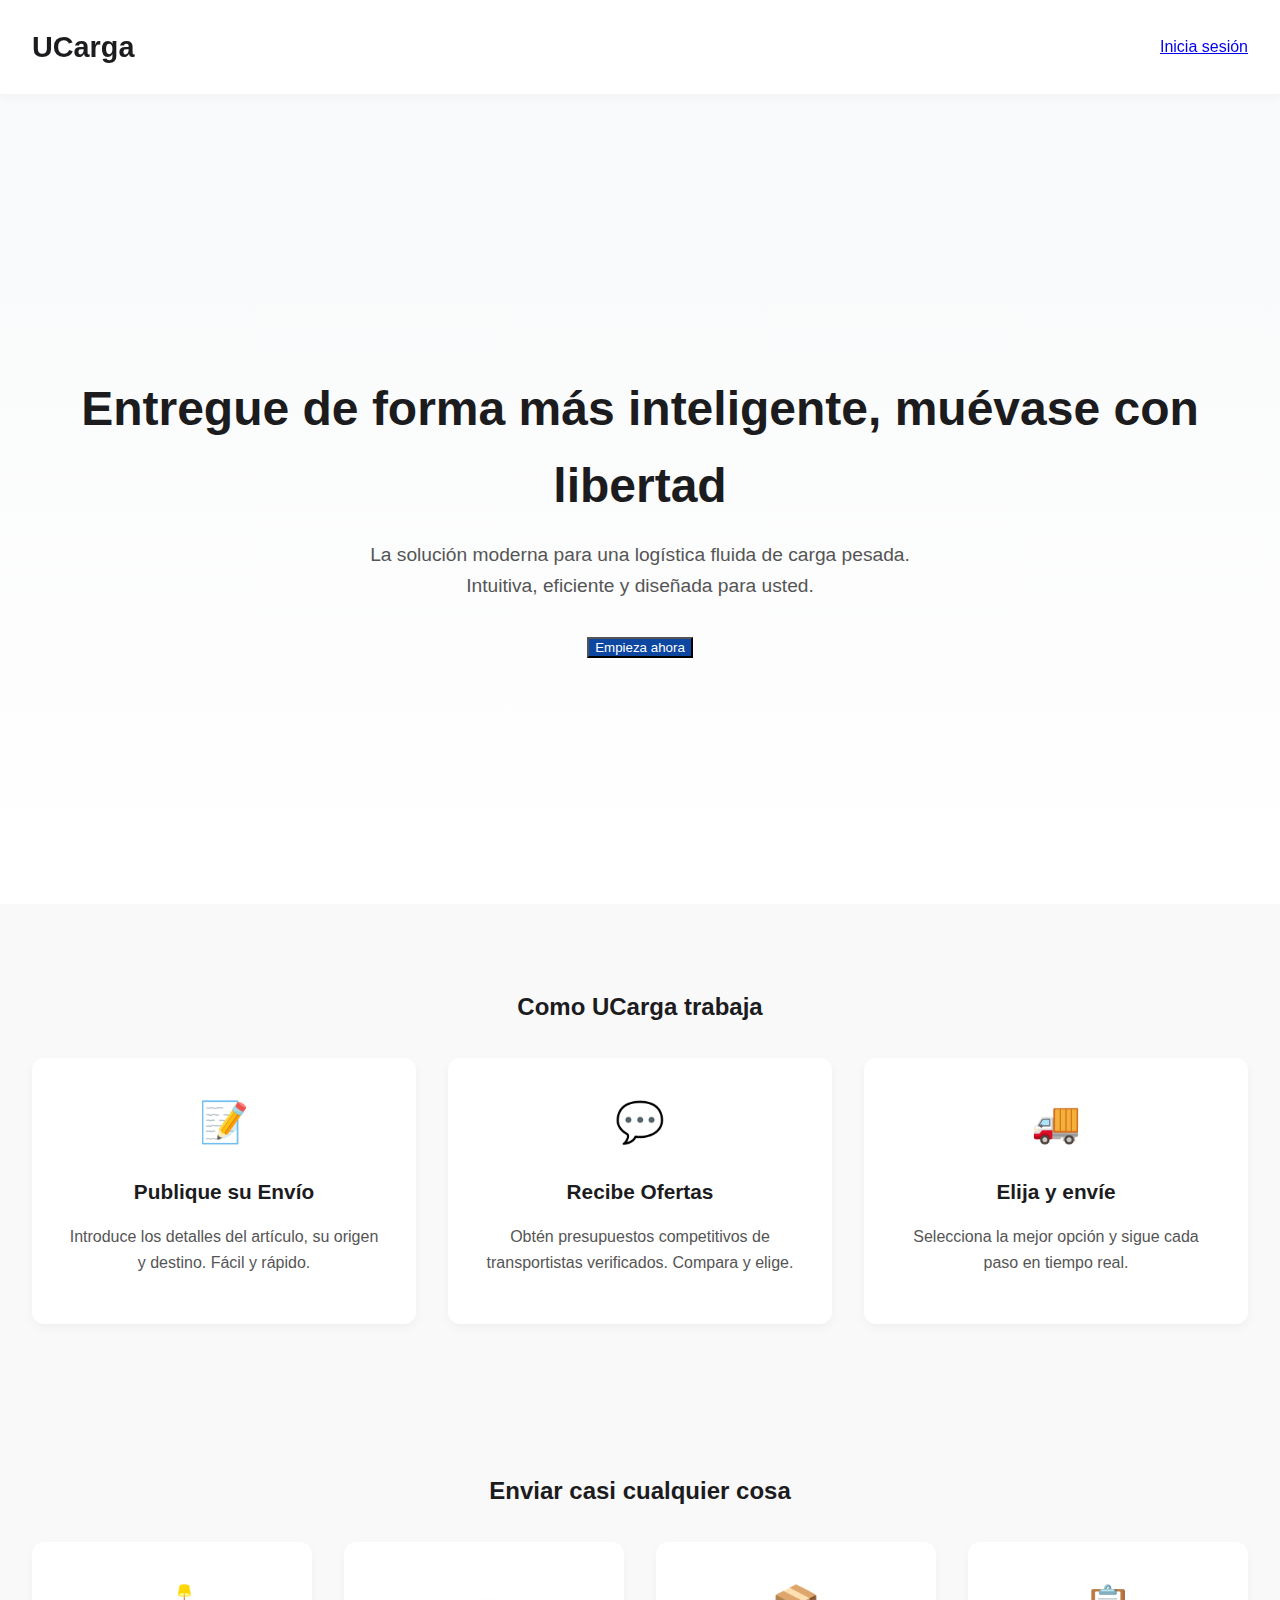
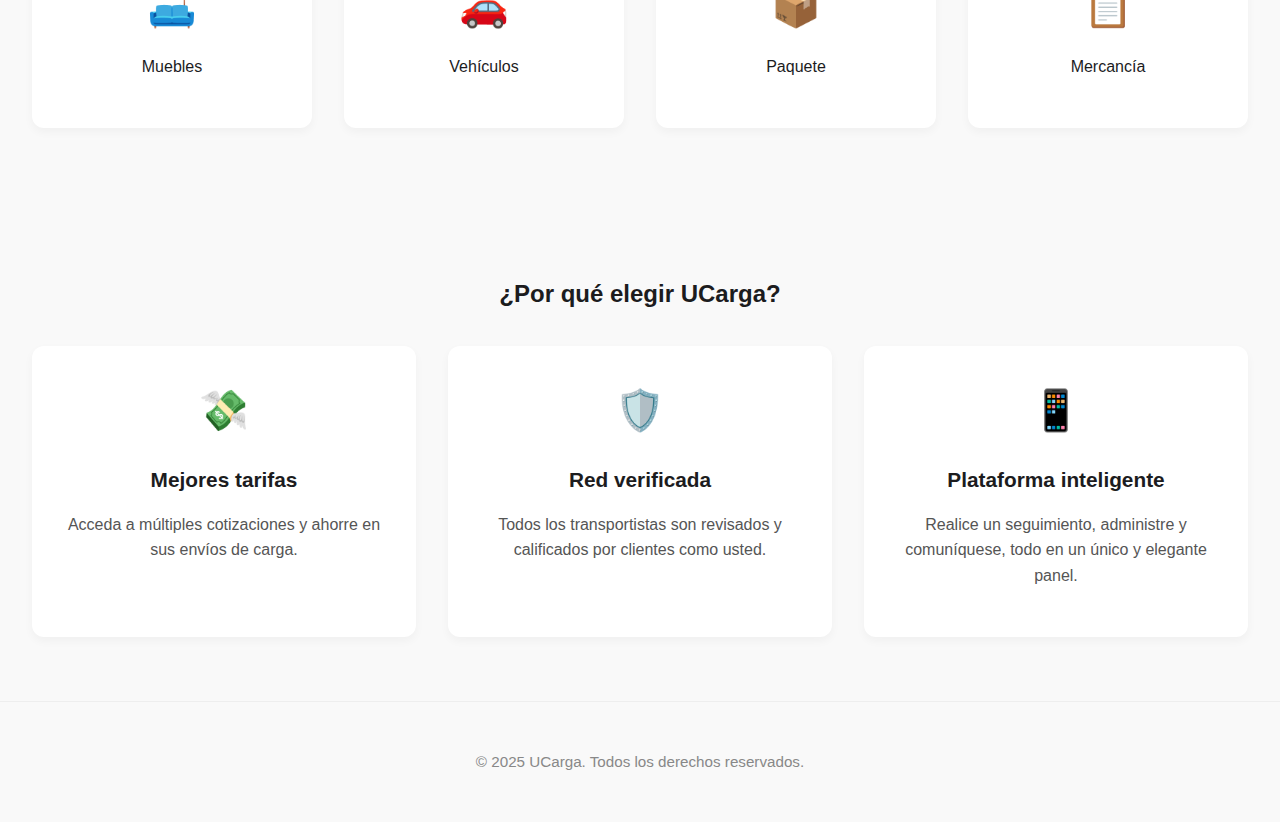
<file: landing/index.html>
<!DOCTYPE html>
<html lang="en">
<head>
  <meta charset="UTF-8" />
  <meta name="viewport" content="width=device-width, initial-scale=1.0"/>
  <title>UCarga – Logisticas Elegantes</title>
  <link rel="stylesheet" href="styles.css">
</head>
<body>
  <!-- NAVBAR -->
  <nav class="navbar">
    <div class="logo">UCarga</div>
    <div class="nav-buttons">
      <a href="../auth/index.html">Inicia sesión</a>
    </div>
  </nav>

  <!-- HERO -->
  <section class="hero">
    <div class="hero-content">
      <h1>Entregue de forma más inteligente, muévase con libertad</h1>
      <p>La solución moderna para una logística fluida de carga pesada. Intuitiva, eficiente y diseñada para usted.</p>
      <button class="btn btn-primary">Empieza ahora</button>
    </div>
  </section>

  <!-- FEATURES -->
  <section class="features">
    <h2>Como UCarga trabaja</h2>
    <div class="features-grid">
      <div class="feature">
        <span>📝</span>
        <h3>Publique su Envío</h3>
        <p>Introduce los detalles del artículo, su origen y destino. Fácil y rápido.</p>
      </div>
      <div class="feature">
        <span>💬</span>
        <h3>Recibe Ofertas</h3>
        <p>Obtén presupuestos competitivos de transportistas verificados. Compara y elige.</p>
      </div>
      <div class="feature">
        <span>🚚</span>
        <h3>Elija y envíe</h3>
        <p>Selecciona la mejor opción y sigue cada paso en tiempo real.</p>
      </div>
    </div>
  </section>

  <!-- SERVICES -->
  <section class="services">
    <h2>Enviar casi cualquier cosa</h2>
    <div class="services-grid">
      <div class="service"><span>🛋️</span><p>Muebles</p></div>
      <div class="service"><span>🚗</span><p>Vehículos</p></div>
      <div class="service"><span>📦</span><p>Paquete</p></div>
      <div class="service"><span>📋</span><p>Mercancía</p></div>
    </div>
  </section>

  <!-- WHY FREITIX -->
  <section class="why">
    <h2>¿Por qué elegir UCarga?</h2>
    <div class="why-grid">
      <div class="why-item">
        <span>💸</span>
        <h3>Mejores tarifas</h3>
        <p>Acceda a múltiples cotizaciones y ahorre en sus envíos de carga.</p>
      </div>
      <div class="why-item">
        <span>🛡️</span>
        <h3>Red verificada</h3>
        <p>Todos los transportistas son revisados y calificados por clientes como usted.</p>
      </div>
      <div class="why-item">
        <span>📱</span>
        <h3>Plataforma inteligente</h3>
        <p>Realice un seguimiento, administre y comuníquese, todo en un único y elegante panel.</p>
      </div>
    </div>
  </section>

  <footer>
    &copy; 2025 UCarga. Todos los derechos reservados.
  </footer>

  <script src="script.js"></script>
</body>
</html>
</file>
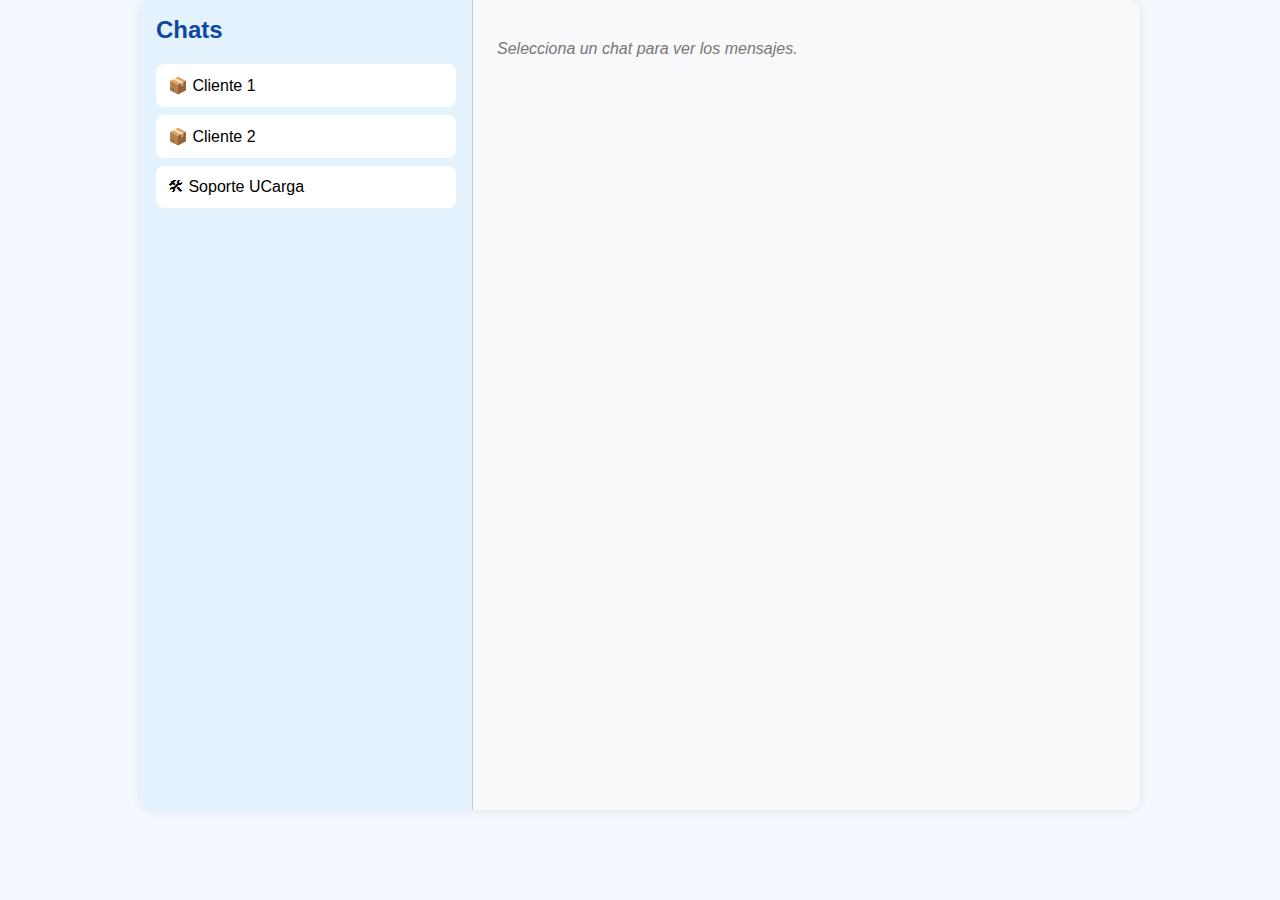
<file: dashboard/chat.html>
<!DOCTYPE html>
<html lang="es">
<head>
  <meta charset="UTF-8">
  <title>Historial de Chats</title>
  <link rel="stylesheet" href="chat.css">
</head>
<body>
  <div class="chat-container">
    <!-- Sidebar: Historial -->
    <aside class="chat-history">
      <h2>Chats</h2>
      <ul id="chatList">
        <li onclick="cargarChat('cliente1')">📦 Cliente 1</li>
        <li onclick="cargarChat('cliente2')">📦 Cliente 2</li>
        <li onclick="cargarChat('soporte')">🛠 Soporte UCarga</li>
      </ul>
    </aside>

    <!-- Panel de chat -->
    <section class="chat-view">
      <div id="mensajes" class="messages">
        <p class="empty">Selecciona un chat para ver los mensajes.</p>
      </div>

      <div class="chat-input chat-controls hidden" id="chatControls">
        <div class="adjuntar-menu-container">
            <label class="adjuntar" id="btnAdjuntar">📎</label>

            <div class="adjuntar-opciones hidden" id="menuAdjuntar">
            <label>
                📄<span>Doc</span>
                <input type="file" accept=".pdf,.docx,.xlsx" hidden id="fileDoc">
            </label>
            <label>
                🖼️<span>Img</span>
                <input type="file" accept=".jpg,.jpeg,.png" hidden id="fileImg">
            </label>
            </div>
        </div>

        <input type="text" id="mensajeInput" placeholder="Escribe un mensaje...">
        <button onclick="enviarMensaje()">Enviar</button>
        </div>

    </section>
  </div>

  <script>
    let chatActual = '';
    const MAX_SIZE_MB = 10;

    const chats = {
      cliente1: [
        { emisor: 'yo', texto: 'Hola, ¿recibiste el paquete?' },
        { emisor: 'otro', texto: 'Sí, todo bien. Gracias.' },
      ],
      cliente2: [
        { emisor: 'yo', texto: 'Buenas tardes, su envío está en camino.' },
        { emisor: 'otro', texto: 'Perfecto. ¿Llega mañana?' },
        { emisor: 'yo', texto: 'Sí, antes del mediodía.' },
      ],
      soporte: [
        { emisor: 'yo', texto: 'Tengo problemas con una guía.' },
        { emisor: 'otro', texto: '¿Cuál es el número de seguimiento?' },
        { emisor: 'yo', texto: 'TRYP-8821' },
      ],
    };

    function cargarChat(clave) {
      chatActual = clave;
      renderizarChat();
      document.getElementById('chatControls').classList.remove('hidden');
    }

    function renderizarChat() {
      const mensajes = chats[chatActual] || [];
      const contenedor = document.getElementById('mensajes');
      contenedor.innerHTML = '';

      mensajes.forEach(msg => {
        const bubble = document.createElement('div');
        bubble.className = 'bubble ' + (msg.emisor === 'yo' ? 'out' : 'in');

        if (msg.archivo) {
          if (msg.archivo.type.startsWith('image/')) {
            const img = document.createElement('img');
            img.src = msg.archivo.url;
            img.style.maxWidth = '100%';
            bubble.appendChild(img);
          } else if (msg.archivo.type === 'application/pdf') {
            const frame = document.createElement('iframe');
            frame.src = msg.archivo.url;
            frame.style.width = '100px';
            frame.style.height = '100px';
            bubble.appendChild(frame);
          } else {
            const span = document.createElement('span');
            span.textContent = msg.archivo.name;
            bubble.appendChild(span);
          }
        }

        if (msg.texto) {
          const texto = document.createElement('p');
          texto.textContent = msg.texto;
          bubble.appendChild(texto);
        }

        contenedor.appendChild(bubble);
      });

      contenedor.scrollTop = contenedor.scrollHeight;
    }

    function enviarMensaje() {
      const input = document.getElementById('mensajeInput');
      const texto = input.value.trim();
      if (!texto) return;

      const mensaje = { emisor: 'yo', texto };
      chats[chatActual].push(mensaje);

      input.value = '';
      renderizarChat();
    }

    // Manejo de adjuntos
    const btnAdjuntar = document.getElementById('btnAdjuntar');
    const menuAdjuntar = document.getElementById('menuAdjuntar');
    const fileDoc = document.getElementById('fileDoc');
    const fileImg = document.getElementById('fileImg');

    btnAdjuntar.addEventListener('click', () => {
      menuAdjuntar.classList.toggle('hidden');
    });

    document.addEventListener('click', (e) => {
      if (!btnAdjuntar.contains(e.target) && !menuAdjuntar.contains(e.target)) {
        menuAdjuntar.classList.add('hidden');
      }
    });

    fileDoc.addEventListener('change', () => handleFile(fileDoc.files[0]));
    fileImg.addEventListener('change', () => handleFile(fileImg.files[0]));

    function handleFile(file) {
      if (!file) return;

      if (file.size > MAX_SIZE_MB * 1024 * 1024) {
        alert("El archivo supera el límite de 10MB.");
        return;
      }

      const mensaje = {
        emisor: 'yo',
        archivo: {
          name: file.name,
          type: file.type,
          url: URL.createObjectURL(file)
        }
      };

      chats[chatActual].push(mensaje);
      renderizarChat();
    }
  </script>
</body>
</html>
</file>
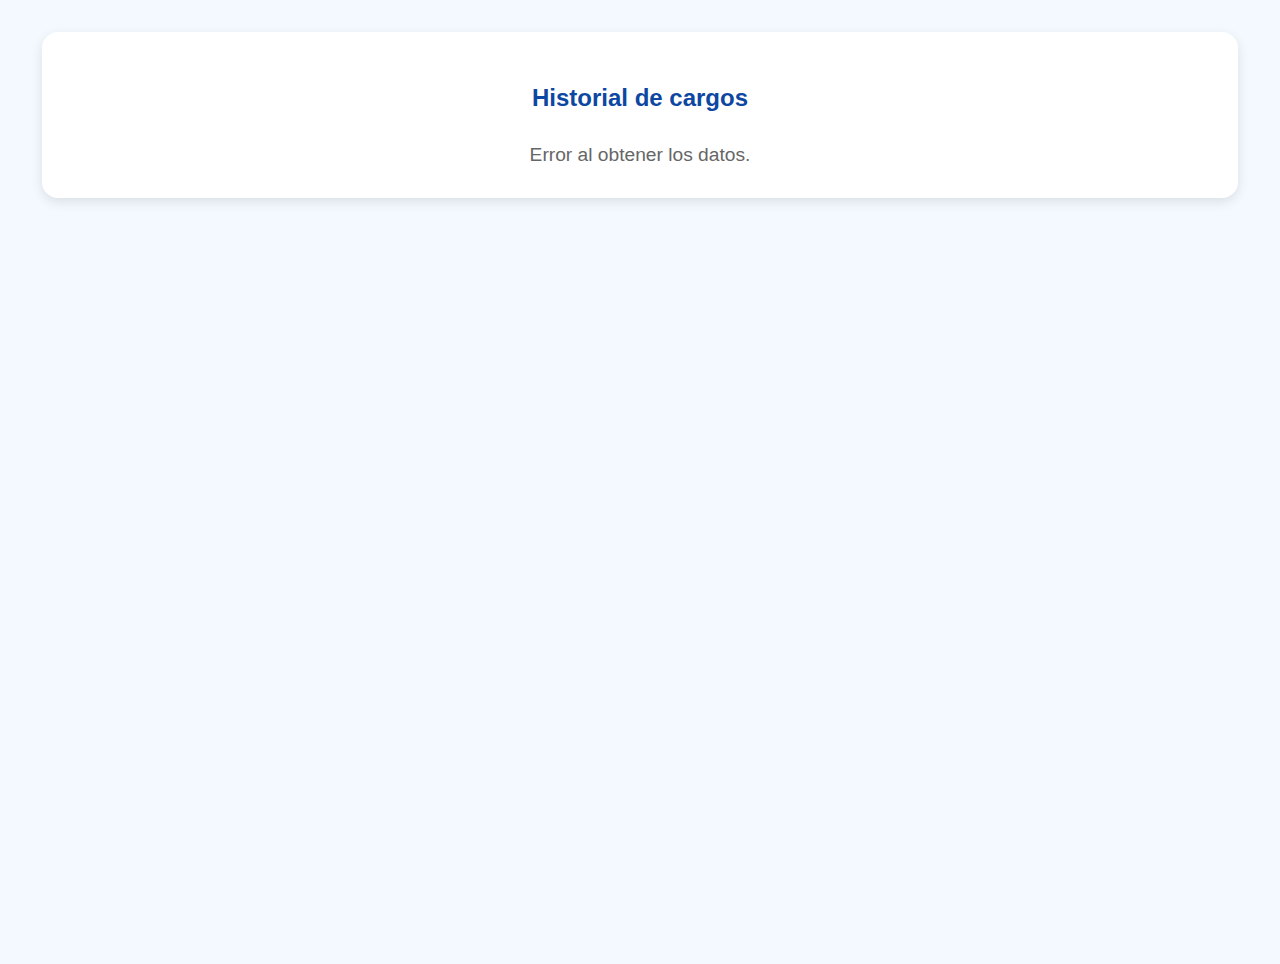
<file: dashboard/history.html>
<!DOCTYPE html>
<html lang="es">
<head>
  <meta charset="UTF-8">
  <title>Historial de cargos</title>
  <link rel="stylesheet" href="history.css">
  <style>
    .mensaje-vacio {
      text-align: center;
      font-size: 1.2rem;
      color: #666;
      margin-top: 2rem;
    }
  </style>
</head>
<body>
  <div class="historial-container">
    <h2>Historial de cargos</h2>

    <!-- Mensaje si no hay datos -->
    <div id="mensaje-vacio" class="mensaje-vacio" style="display: none;">
      Aún está vacío... por favor, ¡realicé su primer envio!
    </div>

    <!-- Tabla de historial -->
    <table id="tabla-historial" style="display: none;">
      <thead>
        <tr>
          <th>#</th>
          <th>Origen</th>
          <th>Destino</th>
          <th>Descripción</th>
          <th>Peso (kg)</th>
          <th>Dimensiones (cm)</th>
          <th>Precio</th>
          <th>Estado</th>
        </tr>
      </thead>
      <tbody id="tabla-cargos">
        <!-- Cargos dinámicos -->
      </tbody>
    </table>
  </div>

  <script>
    async function cargarCargos() {
      try {
        const res = await fetch('https://c7bed46046a0.ngrok-free.app/api/posts/getall');
        const data = await res.json();

        const tbody = document.getElementById('tabla-cargos');
        const tabla = document.getElementById('tabla-historial');
        const mensaje = document.getElementById('mensaje-vacio');

        tbody.innerHTML = '';

        if (!data.success || !Array.isArray(data.data) || data.data.length === 0) {
          // No hay datos
          tabla.style.display = 'none';
          mensaje.style.display = 'block';
          return;
        }

        // Hay datos: mostrar tabla y ocultar mensaje
        tabla.style.display = 'table';
        mensaje.style.display = 'none';

        data.data.forEach((post, index) => {
          const row = document.createElement('tr');

          const descripcionCorta = post.description_prod.length > 40
            ? post.description_prod.substring(0, 40) + '...'
            : post.description_prod;

          const dimensiones = `${post.high_prod} x ${post.broad_prod} x ${post.long_prod}`;

          row.innerHTML = `
            <td>${index + 1}</td>
            <td>${post.address_ori}</td>
            <td>${post.address_dest}</td>
            <td>${descripcionCorta}</td>
            <td>${post.weight_prod}</td>
            <td>${dimensiones}</td>
            <td>$${post.final_price?.toFixed(2) || '0.00'}</td>
            <td><span class="badge ${formatearClaseEstado(post.status)}">${capitalizar(post.status)}</span></td>
          `;

          tbody.appendChild(row);
        });

      } catch (error) {
        console.error('Error al cargar los cargos:', error);
        document.getElementById('mensaje-vacio').textContent = 'Error al obtener los datos.';
        document.getElementById('mensaje-vacio').style.display = 'block';
      }
    }

    function capitalizar(texto) {
      return texto.charAt(0).toUpperCase() + texto.slice(1);
    }

    function formatearClaseEstado(status) {
      switch (status.toLowerCase()) {
        case 'entregado': return 'entregado';
        case 'en tránsito': return 'en-transito';
        case 'pendiente': return 'pendiente';
        default: return 'otro-estado';
      }
    }

    cargarCargos();
  </script>
</body>
</html>
</file>
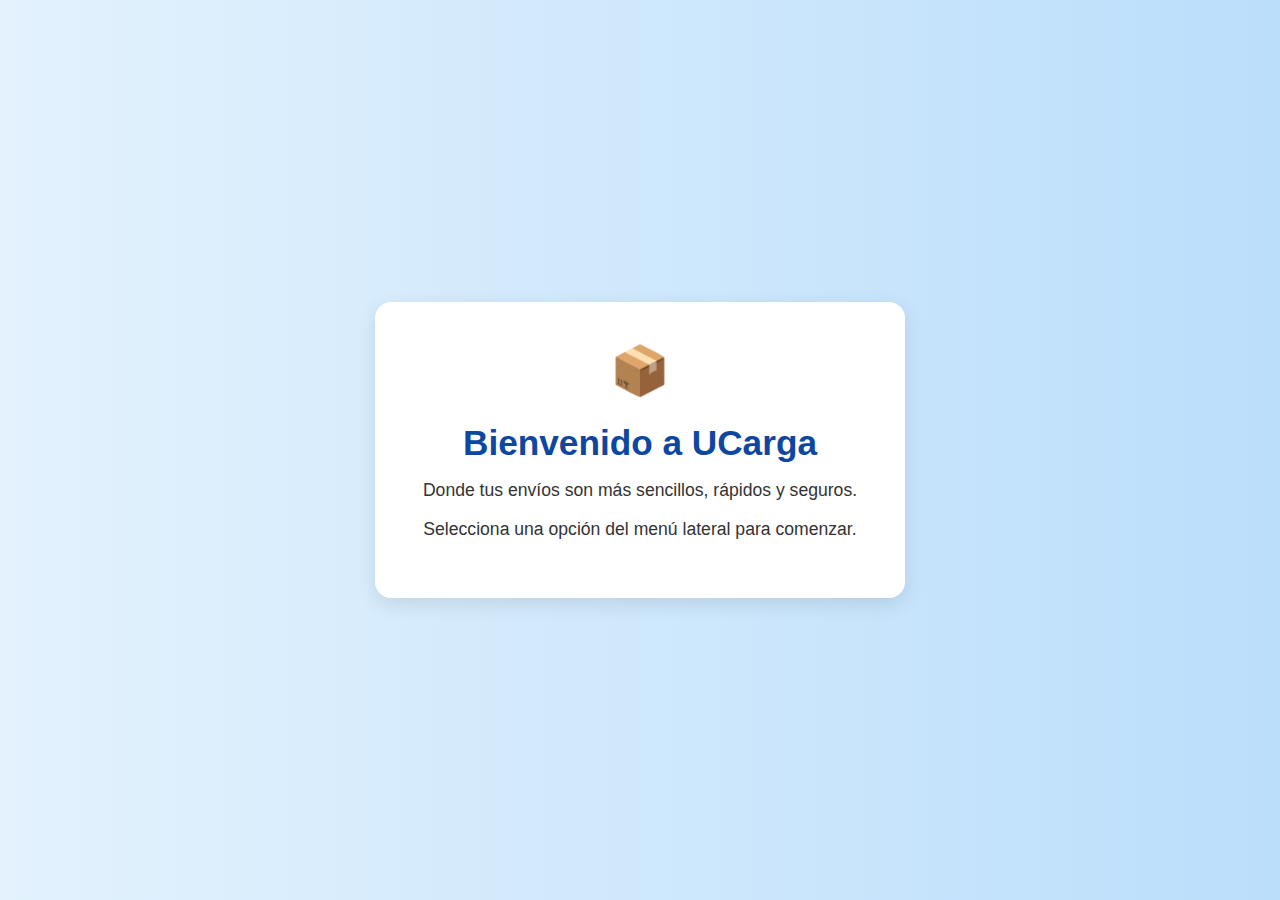
<file: dashboard/inicio.html>
<!DOCTYPE html>
<html lang="es">
<head>
  <meta charset="UTF-8">
  <title>Bienvenido a UCarga</title>
  <style>
    body {
      margin: 0;
      padding: 0;
      font-family: 'Segoe UI', sans-serif;
      background: linear-gradient(to right, #e3f2fd, #bbdefb);
      height: 100vh;
      display: flex;
      align-items: center;
      justify-content: center;
      text-align: center;
      color: #0d47a1;
    }

    .bienvenida {
      background: white;
      padding: 2.5rem 3rem;
      border-radius: 16px;
      box-shadow: 0 6px 20px rgba(0, 0, 0, 0.1);
      max-width: 500px;
    }

    .bienvenida h1 {
      font-size: 2.2rem;
      margin-bottom: 1rem;
    }

    .bienvenida p {
      font-size: 1.1rem;
      color: #333;
    }

    .logo {
      font-size: 3rem;
      margin-bottom: 1rem;
    }
  </style>
</head>
<body>
  <div class="bienvenida">
    <div class="logo">📦</div>
    <h1>Bienvenido a <strong>UCarga</strong></h1>
    <p>Donde tus envíos son más sencillos, rápidos y seguros.</p>
    <p>Selecciona una opción del menú lateral para comenzar.</p>
  </div>
</body>
</html>
</file>
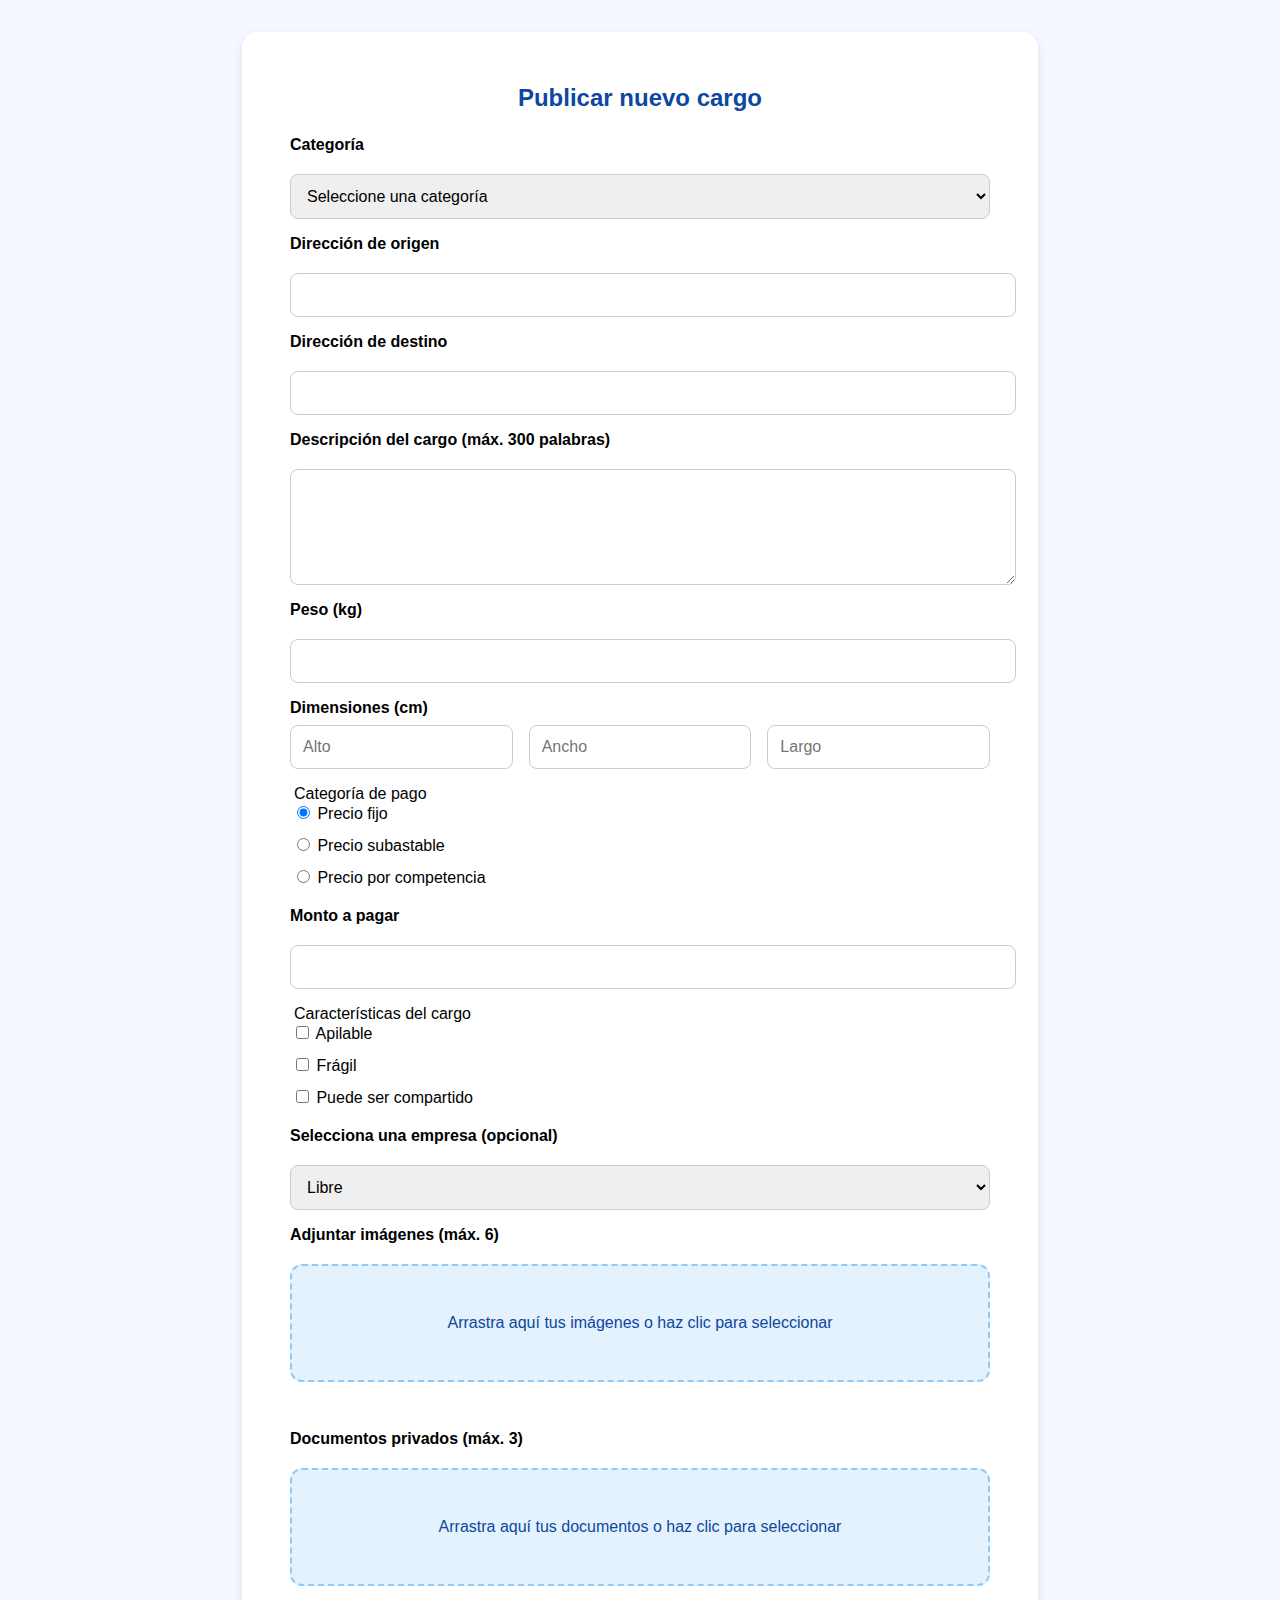
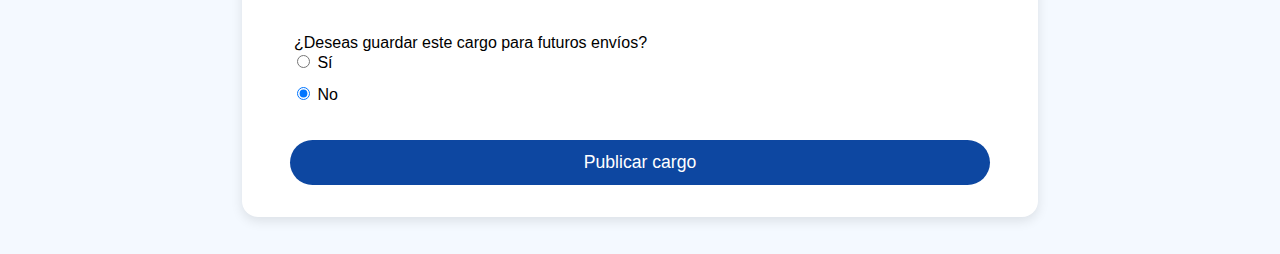
<file: dashboard/newpost.html>
<!DOCTYPE html>
<html lang="es">
<head>
  <meta charset="UTF-8">
  <title>Publicar nuevo cargo</title>
  <link rel="stylesheet" href="newpost.css">
</head>
<body>
  <div class="form-container">
    <h2>Publicar nuevo cargo</h2>
    <form>
      <!-- Datos básicos -->
       <!-- Empresa -->
      <label for="categoria">Categoría</label>
      <select id="categoria" name="categoria">
        <option value="">Seleccione una categoría</option>
        <option value="Maquinaria pesada">Maquinaria pesada</option>
        <option value="Mercancia comercial">Mercancía comercial</option>
        <option value="Contenedores">Contenedores</option>
        <option value="Carga refrigerada">Carga refrigerada</option>
        <option value="Ganado">Ganado</option>
        <option value="Instrumentos musicales">Instrumentos musicales</option>
        <option value="Vehículos">Vehículos</option>
        <option value="Muebles">Muebles</option>
        <option value="Obras de arte">Obras de arte</option>
        <option value="Otros">Otros</option>
      </select>

      <label for="origen">Dirección de origen</label>
      <input type="text" id="origen" name="origen" required>

      <label for="destino">Dirección de destino</label>
      <input type="text" id="destino" name="destino" required>

      <label for="descripcion">Descripción del cargo (máx. 300 palabras)</label>
      <textarea id="descripcion" name="descripcion" maxlength="1500" rows="5" required></textarea>

      <label for="peso">Peso (kg)</label>
      <input type="number" id="peso" name="peso" min="0" step="0.1" required>

      <div class="dimensiones">
        <label>Dimensiones (cm)</label>
        <div class="dim-inputs">
          <input type="number" placeholder="Alto" name="alto" min="0" required>
          <input type="number" placeholder="Ancho" name="ancho" min="0" required>
          <input type="number" placeholder="Largo" name="largo" min="0" required>
        </div>
      </div>

      <!-- Características -->
      <fieldset class="opciones_pago">
        <legend>Categoría de pago</legend>
        <label><input type="radio" name="caracteristicas" value="fijo" checked> Precio fijo</label>
        <label><input type="radio" name="caracteristicas" value="subasta"> Precio subastable</label>
        <label><input type="radio" name="caracteristicas" value="competencia"> Precio por competencia</label>
      </fieldset>

      <label for="precio">Monto a pagar</label>
      <input type="number" id="precio" name="precio" min="0" step="0.01" required>

      <!-- Características -->
      <fieldset class="opciones">
        <legend>Características del cargo</legend>
        <label><input type="checkbox" name="caracteristicas" value="apilable"> Apilable</label>
        <label><input type="checkbox" name="caracteristicas" value="fragil"> Frágil</label>
        <label><input type="checkbox" name="caracteristicas" value="compartido"> Puede ser compartido</label>
      </fieldset>

      <!-- Empresa -->
      <label for="empresa">Selecciona una empresa (opcional)</label>
      <select id="empresa" name="empresa">
        <option value=0>Libre</option>
        <option value=1>Cargas Express</option>
        <option value=2>Logística Azul</option>
        <option value=3>Rápido Norte</option>
      </select>

      <!-- Dropzone de Imágenes -->
      <label for="dropzone">Adjuntar imágenes (máx. 6)</label>
      <div id="dropzone" class="dropzone">
        <p>Arrastra aquí tus imágenes o haz clic para seleccionar</p>
        <input type="file" id="archivos" name="imagenes[]" accept=".jpg,.jpeg,.png" multiple hidden>
      </div>
      <div id="preview" class="preview"></div>

      <!-- Dropzone de Documentos Privados -->
      <label for="dropzoneDocs">Documentos privados (máx. 3)</label>
      <div id="dropzoneDocs" class="dropzone">
        <p>Arrastra aquí tus documentos o haz clic para seleccionar</p>
        <input type="file" id="docs" name="documentos[]" accept=".pdf,.doc,.docx" multiple hidden>
      </div>
      <div id="previewDocs" class="preview"></div>

      <!-- Guardar cargo -->
      <fieldset class="guardar">
        <legend>¿Deseas guardar este cargo para futuros envíos?</legend>
        <label><input type="radio" name="guardar" value="si"> Sí</label>
        <label><input type="radio" name="guardar" value="no" checked> No</label>
      </fieldset>

      <button type="submit">Publicar cargo</button>
    </form>
  </div>

  <script>
    const MAX_IMG = 6;
    const MAX_DOCS = 3;
    let imagenes = [];
    let documentos = [];

    const dropImg = document.getElementById('dropzone');
    const inputImg = document.getElementById('archivos');
    const previewImg = document.getElementById('preview');

    const dropDoc = document.getElementById('dropzoneDocs');
    const inputDoc = document.getElementById('docs');
    const previewDoc = document.getElementById('previewDocs');

    function setupDropzone(dropzone, input, handleFiles) {
      dropzone.addEventListener('click', () => input.click());
      dropzone.addEventListener('dragover', e => { e.preventDefault(); dropzone.style.backgroundColor = '#bbdefb'; });
      dropzone.addEventListener('dragleave', () => dropzone.style.backgroundColor = '#e3f2fd');
      dropzone.addEventListener('drop', e => {
        e.preventDefault();
        dropzone.style.backgroundColor = '#e3f2fd';
        handleFiles([...e.dataTransfer.files]);
      });
      input.addEventListener('change', () => {
        handleFiles([...input.files]);
        input.value = "";
      });
    }

    function renderPreview(file, targetArray, container, typeLimit) {
      const item = document.createElement('div');
      item.className = 'preview-item';

      const removeBtn = document.createElement('button');
      removeBtn.className = 'remove-btn';
      removeBtn.innerHTML = '&times;';
      removeBtn.onclick = () => {
        item.remove();
        const index = targetArray.indexOf(file);
        if (index > -1) targetArray.splice(index, 1);
      };

      if (file.type.startsWith('image/')) {
        const img = document.createElement('img');
        img.src = URL.createObjectURL(file);
        item.appendChild(img);
      } else {
        const span = document.createElement('span');
        span.textContent = file.name;
        item.appendChild(span);
      }

      item.appendChild(removeBtn);
      container.appendChild(item);
    }

    function handleImages(files) {
      if (imagenes.length + files.length > MAX_IMG) {
        alert(`Máximo ${MAX_IMG} imágenes permitidas`);
        return;
      }
      files.forEach(file => {
        if (!file.type.startsWith('image/')) return;
        imagenes.push(file);
        renderPreview(file, imagenes, previewImg, MAX_IMG);
      });
    }

    function handleDocs(files) {
      if (documentos.length + files.length > MAX_DOCS) {
        alert(`Máximo ${MAX_DOCS} documentos permitidos`);
        return;
      }
      files.forEach(file => {
        if (!file.type.match(/pdf|doc|docx/)) return;
        documentos.push(file);
        renderPreview(file, documentos, previewDoc, MAX_DOCS);
      });
    }

    setupDropzone(dropImg, inputImg, handleImages);
    setupDropzone(dropDoc, inputDoc, handleDocs);

    //  ----- Zona de carga al back -----
    document.querySelector('form').addEventListener('submit', async (e) => {
    e.preventDefault();

    const form = e.target;

    const formData = new FormData();

    // Campos del formulario
      const postPayload = {
      status: 'Creado',
      category: form.categoria.value,
      address_ori: form.origen.value,
      address_dest: form.destino.value,
      description_prod: form.descripcion.value,
      weight_prod: parseFloat(form.peso.value),
      high_prod: parseFloat(form.alto.value),
      broad_prod: parseFloat(form.ancho.value),
      long_prod: parseFloat(form.largo.value),
      price_check: form.querySelector('input[name="caracteristicas"]:checked')?.value || '',
      final_price: parseFloat(form.precio.value),
      stackable: form.querySelector('input[value="apilable"]')?.checked || false,
      fragile: form.querySelector('input[value="fragil"]')?.checked || false,
      shared: form.querySelector('input[value="compartido"]')?.checked || false,
      id_company: parseInt(form.empresa.value) || null,
      save_post: form.querySelector('input[name="guardar"]:checked')?.value === 'si'
    };

    formData.append('post', JSON.stringify(postPayload));

    // Agregar imágenes
    imagenes.forEach((file, index) => {
      if (index < 6) {
        formData.append(`img_${index + 1}`, file);
      }
    });

    // Agregar documentos
    documentos.forEach((file, index) => {
      if (index < 3) {
        formData.append(`sensitive_${index + 1}`, file);
      }
    });

    try {
      const res = await fetch('https://c7bed46046a0.ngrok-free.app/api/posts/create', {
        method: 'POST',
        body: formData
      });

      const data = await res.json();
      console.log(data);

      if (data.success) {
        alert('Cargo publicado exitosamente');
        form.reset();
        previewImg.innerHTML = '';
        previewDoc.innerHTML = '';
        imagenes = [];
        documentos = [];
      } else {
        alert('Error: ' + (data.message || 'No se pudo publicar el cargo'));
      }

    } catch (error) {
      console.error('Error:', error);
      alert('Hubo un problema al enviar el formulario');
    }
  });
  </script>
</body>
</html>
</file>
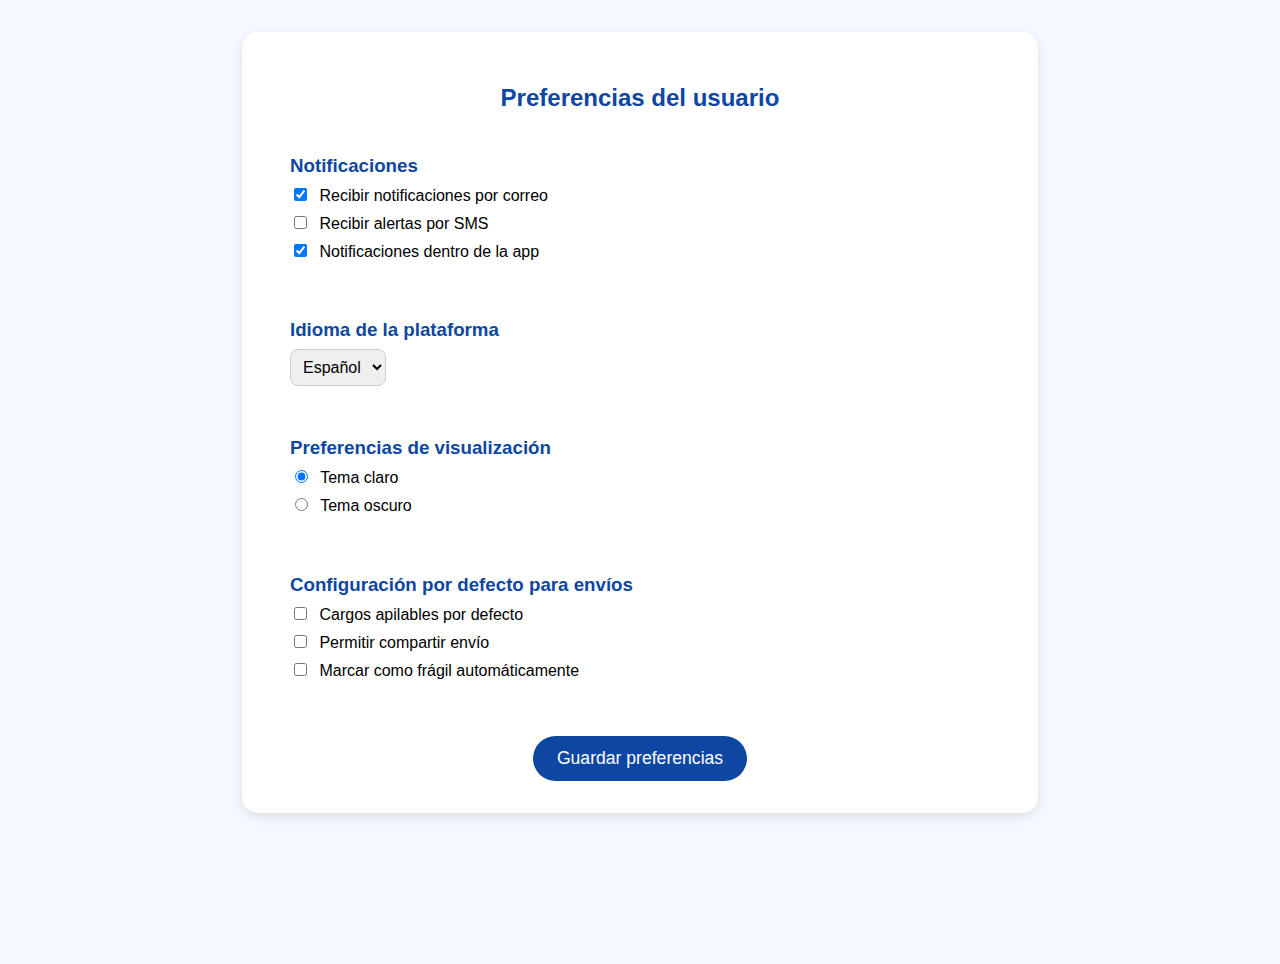
<file: dashboard/preferences.html>
<!DOCTYPE html>
<html lang="es">
<head>
  <meta charset="UTF-8">
  <title>Preferencias</title>
  <link rel="stylesheet" href="preferences.css">
</head>
<body>
  <div class="preferencias-container">
    <h2>Preferencias del usuario</h2>
    <form>
      <section>
        <h3>Notificaciones</h3>
        <label><input type="checkbox" name="notif-email" checked> Recibir notificaciones por correo</label>
        <label><input type="checkbox" name="notif-sms"> Recibir alertas por SMS</label>
        <label><input type="checkbox" name="notif-app" checked> Notificaciones dentro de la app</label>
      </section>

      <section>
        <h3>Idioma de la plataforma</h3>
        <select name="idioma">
          <option value="es" selected>Español</option>
          <option value="en">Inglés</option>
        </select>
      </section>

      <section>
        <h3>Preferencias de visualización</h3>
        <label><input type="radio" name="tema" value="claro" checked> Tema claro</label>
        <label><input type="radio" name="tema" value="oscuro"> Tema oscuro</label>
      </section>

      <section>
        <h3>Configuración por defecto para envíos</h3>
        <label><input type="checkbox" name="cargo-apilable"> Cargos apilables por defecto</label>
        <label><input type="checkbox" name="cargo-compartido"> Permitir compartir envío</label>
        <label><input type="checkbox" name="cargo-fragil"> Marcar como frágil automáticamente</label>
      </section>

      <button type="submit">Guardar preferencias</button>
    </form>
  </div>
</body>
</html>
</file>
<file: landing/styles.css>
body {
  margin: 0;
  font-family: 'SF Pro Display', 'Segoe UI', sans-serif;
  background-color: #fff;
  color: #1c1c1e;
  line-height: 1.6;
  scroll-behavior: smooth;
}

.navbar {
  display: flex;
  justify-content: space-between;
  align-items: center;
  padding: 1.5rem 2rem;
  background-color: #ffffff;
  box-shadow: 0 2px 10px rgba(0, 0, 0, 0.04);
  position: sticky;
  top: 0;
  z-index: 100;
}

.logo {
  font-size: 1.8rem;
  font-weight: 600;
  color: #1c1c1e;
}

.nav-buttons .btn {
  background: none;
  border: none;
  font-size: 1rem;
  margin-left: 1rem;
  cursor: pointer;
  padding: 0.6rem 1rem;
  border-radius: 8px;
  transition: all 0.2s ease-in-out;
  color: #1c1c1e;
}

.btn-primary {
  background-color: #0d47a1;
  color: white;
  font-weight: 500;
}

.btn-primary:hover {
  background-color: #0c408f;
}

.hero {
  display: flex;
  justify-content: center;
  align-items: center;
  text-align: center;
  min-height: 90vh;
  padding: 0 2rem;
  background: linear-gradient(to bottom, #f8f9fa, #ffffff);
}

.hero-content h1 {
  font-size: 3rem;
  margin-bottom: 1rem;
  font-weight: 700;
}

.hero-content p {
  font-size: 1.2rem;
  color: #555;
  max-width: 600px;
  margin: 0 auto 2rem;
}

.features,
.services,
.why {
  padding: 4rem 2rem;
  text-align: center;
  background-color: #f9f9f9;
}

.features-grid,
.services-grid,
.why-grid {
  display: grid;
  gap: 2rem;
  grid-template-columns: repeat(auto-fit, minmax(250px, 1fr));
  margin-top: 2rem;
}

.feature, .service, .why-item {
  background-color: white;
  padding: 2rem;
  border-radius: 12px;
  box-shadow: 0 4px 10px rgba(0,0,0,0.04);
  transition: transform 0.2s ease;
}

.feature:hover, .service:hover, .why-item:hover {
  transform: translateY(-5px);
}

.feature span,
.service span,
.why-item span {
  font-size: 2.5rem;
  display: block;
  margin-bottom: 1rem;
}

.feature h3,
.why-item h3 {
  margin-bottom: 0.5rem;
  font-size: 1.3rem;
  font-weight: 600;
}

.feature p,
.why-item p {
  color: #555;
  font-size: 1rem;
}

.service p {
  margin-top: 0.5rem;
  font-size: 1rem;
  font-weight: 500;
}

footer {
  padding: 3rem;
  background-color: #f9f9f9;
  text-align: center;
  font-size: 0.95rem;
  color: #888;
  border-top: 1px solid #eee;
}
</file>
<file: dashboard/chat.css>
body {
  margin: 0;
  font-family: 'Segoe UI', sans-serif;
  background-color: #f4f9ff;
  height: 100vh;
  display: flex;
  justify-content: center;
}

.chat-container {
  display: flex;
  width: 100%;
  max-width: 1000px;
  height: 90vh;
  box-shadow: 0 0 10px rgba(0,0,0,0.1);
  background-color: white;
  border-radius: 12px;
  overflow: hidden;
}

.chat-history {
  width: 30%;
  background-color: #e3f2fd;
  padding: 1rem;
  border-right: 1px solid #ccc;
}

.chat-history h2 {
  margin-top: 0;
  color: #0d47a1;
}

.chat-history ul {
  list-style: none;
  padding: 0;
  margin-top: 1rem;
}

.chat-history li {
  padding: 0.75rem;
  border-radius: 8px;
  margin-bottom: 0.5rem;
  background-color: white;
  cursor: pointer;
  transition: background 0.2s;
}

.chat-history li:hover {
  background-color: #bbdefb;
}

.chat-view {
  flex: 1;
  padding: 1.5rem;
  display: flex;
  flex-direction: column;
  background-color: #f7f9fb;
  overflow-y: auto;
}

.messages {
  display: flex;
  flex-direction: column;
  gap: 0.75rem;
  overflow-y: auto;
  flex: 1;
}

.empty {
  color: #777;
  font-style: italic;
}

.bubble {
  max-width: 70%;
  padding: 0.75rem 1rem;
  border-radius: 12px;
  line-height: 1.4;
  font-size: 0.95rem;
  box-shadow: 0 2px 6px rgba(0,0,0,0.05);
}

.bubble.in {
  background-color: #eeeeee;
  align-self: flex-start;
}

.bubble.out {
  background-color: #bbdefb;
  align-self: flex-end;
}

.chat-input {
  display: flex;
  align-items: center;
  margin-top: auto;
  border-top: 1px solid #ccc;
  padding: 1rem;
  gap: 0.75rem;
  background-color: white;
}

.chat-input input[type="text"] {
  flex: 1;
  padding: 0.75rem;
  border-radius: 20px;
  border: 1px solid #ccc;
  font-size: 1rem;
}

.chat-input button {
  background-color: #0d47a1;
  color: white;
  border: none;
  padding: 0.6rem 1rem;
  border-radius: 999px;
  cursor: pointer;
  font-size: 1rem;
  transition: background-color 0.2s ease;
}

.chat-input button:hover {
  background-color: #1565c0;
}

.adjuntar-menu-container {
  position: relative;
}

.adjuntar {
  font-size: 1.5rem;
  cursor: pointer;
  color: #0d47a1;
  user-select: none;
}

.adjuntar-opciones {
  position: absolute;
  top: -90px; /* ajusta si quieres más espacio arriba */
  left: 0;
  background-color: white;
  border: 1px solid #ccc;
  border-radius: 8px;
  padding: 0.5rem 0.75rem;
  box-shadow: 0 2px 6px rgba(0,0,0,0.15);
  display: flex;
  flex-direction: row; /* opciones en línea */
  gap: 1rem;
  z-index: 100;
}

.adjuntar-opciones label {
  display: flex;
  flex-direction: column; /* ícono arriba, texto abajo */
  align-items: center;
  justify-content: center;
  gap: 0.25rem;
  font-size: 1.2rem;
  cursor: pointer;
  color: #333;
  padding: 0.4rem 0.6rem;
  border-radius: 6px;
  transition: background 0.2s ease;
  min-width: 50px;
}

.adjuntar-opciones label span {
  font-size: 0.8rem;
  color: #444;
}

.adjuntar-opciones label:hover {
  background-color: #f0f0f0;
}

.hidden {
  display: none;
}
</file>
<file: dashboard/history.css>
body {
  background-color: #f4f9ff;
  font-family: 'Segoe UI', sans-serif;
  margin: 0;
  padding: 2rem;
  display: flex;
  justify-content: center;
  align-items: flex-start;
  min-height: 100vh;
}

.historial-container {
  background-color: white;
  padding: 2rem 3rem;
  border-radius: 16px;
  box-shadow: 0 4px 12px rgba(0,0,0,0.1);
  width: 100%;
  max-width: 1100px;
  overflow-x: auto;
}

h2 {
  text-align: center;
  margin-bottom: 1.5rem;
  color: #0d47a1;
}

table {
  width: 100%;
  border-collapse: collapse;
}

thead {
  background-color: #0d47a1;
  color: white;
}

th, td {
  padding: 0.75rem 1rem;
  text-align: center;
  border-bottom: 1px solid #ddd;
}

tr:hover {
  background-color: #f1f8ff;
}

.badge {
  padding: 0.3rem 0.8rem;
  border-radius: 999px;
  font-size: 0.85rem;
  font-weight: bold;
  display: inline-block;
  color: white;
}

.badge.entregado {
  background-color: #2e7d32; /* verde */
}

.badge.en-transito {
  background-color: #0277bd; /* azul claro */
}

.badge.pendiente {
  background-color: #f9a825; /* ámbar */
}
</file>
<file: dashboard/newpost.css>
body {
  background-color: #f4f9ff;
  font-family: 'Segoe UI', sans-serif;
  margin: 0;
  padding: 2rem;
  display: flex;
  justify-content: center;
  align-items: flex-start;
  min-height: 100vh;
}

.form-container {
  background-color: white;
  padding: 2rem 3rem;
  border-radius: 16px;
  box-shadow: 0 4px 12px rgba(0,0,0,0.1);
  width: 100%;
  max-width: 700px;
}

h2 {
  text-align: center;
  margin-bottom: 1.5rem;
  color: #0d47a1;
}

form {
  display: flex;
  flex-direction: column;
  gap: 1rem;
}

label {
  font-weight: bold;
  margin-bottom: 0.25rem;
}

input[type="text"],
input[type="number"],
textarea,
select {
  padding: 0.75rem;
  border-radius: 8px;
  border: 1px solid #ccc;
  font-size: 1rem;
  width: 100%;
}

textarea {
  resize: vertical;
}

.dimensiones .dim-inputs {
  display: flex;
  gap: 1rem;
  margin-top: 0.5rem;
}

.dimensiones input {
  flex: 1;
}

fieldset {
  border: none;
  padding: 0;
  display: flex;
  flex-direction: column;
  gap: 0.5rem;
}

fieldset.opciones label,
fieldset.opciones_pago label,
fieldset.guardar label {
  font-weight: normal;
}

small {
  color: #555;
  font-size: 0.85rem;
  margin-top: -0.5rem;
  margin-bottom: 1rem;
}


button[type="submit"] {
  margin-top: 1rem;
  background-color: #0d47a1;
  color: white;
  border: none;
  padding: 0.75rem;
  border-radius: 999px;
  font-size: 1.1rem;
  cursor: pointer;
  transition: background-color 0.2s ease-in-out;
}

button[type="submit"]:hover {
  background-color: #1565c0;
}

.dropzone {
  border: 2px dashed #90caf9;
  background-color: #e3f2fd;
  padding: 2rem;
  border-radius: 12px;
  text-align: center;
  color: #0d47a1;
  cursor: pointer;
  transition: background-color 0.3s ease;
}

.dropzone:hover {
  background-color: #bbdefb;
}

.preview {
  display: flex;
  gap: 1rem;
  flex-wrap: wrap;
  margin-top: 1rem;
}

.preview-item {
  width: 100px;
  height: 100px;
  border: 1px solid #ccc;
  border-radius: 8px;
  overflow: hidden;
  display: flex;
  align-items: center;
  justify-content: center;
  background-color: white;
  position: relative;
}

.preview-item img,
.preview-item iframe {
  max-width: 100%;
  max-height: 100%;
  object-fit: contain;
}

.preview-item span {
  font-size: 0.8rem;
  color: #555;
  text-align: center;
}

.preview-item {
  position: relative;
}

.remove-btn {
  position: absolute;
  top: 4px;
  right: 4px;
  background-color: #e53935;
  color: white;
  border: none;
  border-radius: 50%;
  width: 22px;
  height: 22px;
  font-size: 16px;
  cursor: pointer;
  line-height: 1;
  display: flex;
  align-items: center;
  justify-content: center;
  padding: 0;
  transition: background-color 0.2s ease;
}

.remove-btn:hover {
  background-color: #c62828;
}
</file>
<file: dashboard/preferences.css>
body {
  background-color: #f4f9ff;
  font-family: 'Segoe UI', sans-serif;
  margin: 0;
  padding: 2rem;
  display: flex;
  justify-content: center;
  align-items: flex-start;
  min-height: 100vh;
}

.preferencias-container {
  background-color: white;
  padding: 2rem 3rem;
  border-radius: 16px;
  box-shadow: 0 4px 12px rgba(0,0,0,0.1);
  width: 100%;
  max-width: 700px;
}

h2 {
  text-align: center;
  color: #0d47a1;
  margin-bottom: 1.5rem;
}

form {
  display: flex;
  flex-direction: column;
  gap: 2rem;
}

section h3 {
  color: #0d47a1;
  margin-bottom: 0.5rem;
}

label {
  display: block;
  margin: 0.5rem 0;
  font-weight: normal;
}

select {
  padding: 0.5rem;
  border-radius: 8px;
  border: 1px solid #ccc;
  font-size: 1rem;
}

input[type="checkbox"],
input[type="radio"] {
  margin-right: 0.5rem;
}

button {
  align-self: center;
  margin-top: 1rem;
  background-color: #0d47a1;
  color: white;
  border: none;
  padding: 0.75rem 1.5rem;
  border-radius: 999px;
  font-size: 1.1rem;
  cursor: pointer;
  transition: background-color 0.2s ease-in-out;
}

button:hover {
  background-color: #1565c0;
}
</file>
